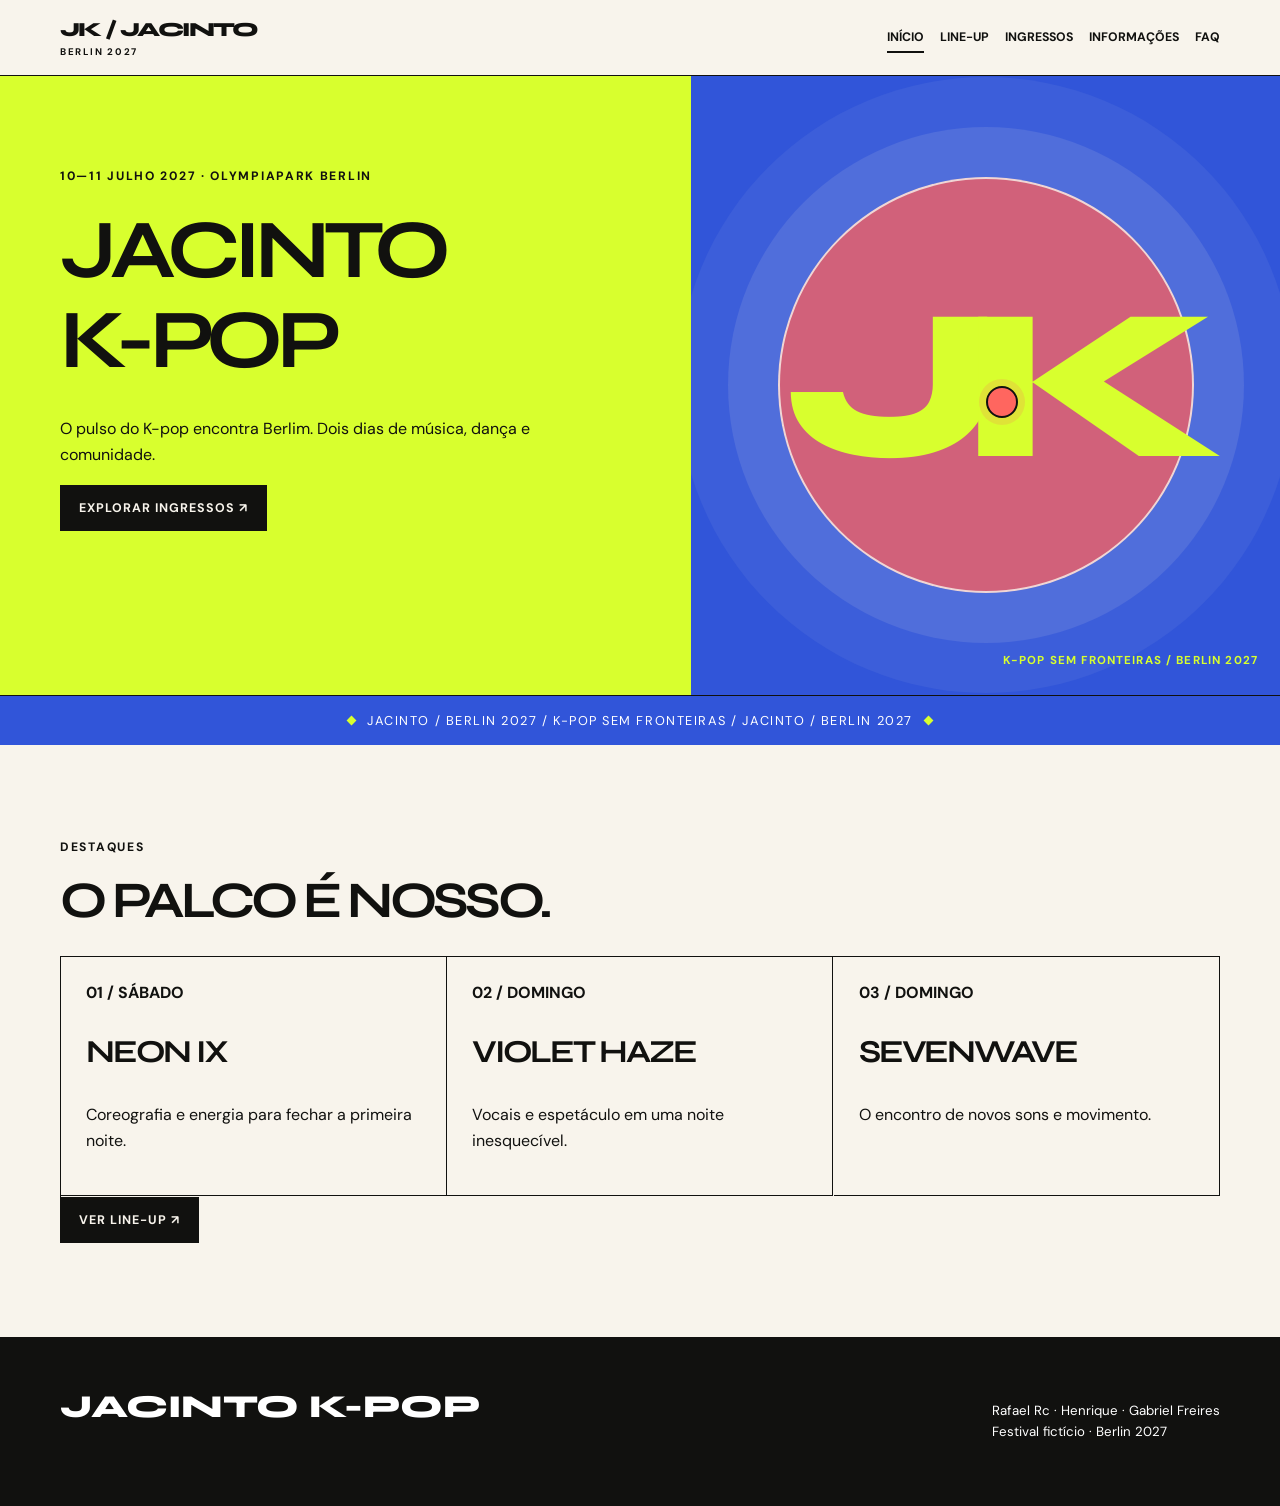
<file: index.html>
<!doctype html><html lang='pt-BR'><meta charset='utf-8'><meta name='viewport' content='width=device-width,initial-scale=1'><title>Jacinto K-Pop | Berlin 2027</title><link rel='icon' href='favicon.svg'><link rel='stylesheet' href='style.css'><header><a class='logo' href='index.html'>JK / JACINTO<small>BERLIN 2027</small></a><nav><a class='active' href='index.html'>Início</a><a href='lineup.html'>Line-up</a><a href='ingressos.html'>Ingressos</a><a href='informacoes.html'>Informações</a><a href='faq.html'>FAQ</a></nav></header><main><section class='hero'><div><p class='tag'>10—11 JULHO 2027 · OLYMPIAPARK BERLIN</p><h1>JACINTO<br>K-POP</h1><p>O pulso do K-pop encontra Berlim. Dois dias de música, dança e comunidade.</p><a class='btn' href='ingressos.html'>Explorar ingressos ↗</a></div><div class='hero-art' aria-label='Identidade gráfica do festival'>JK<span>K-POP SEM FRONTEIRAS / BERLIN 2027</span></div></section><div class='band'>JACINTO / BERLIN 2027 / K-POP SEM FRONTEIRAS / JACINTO / BERLIN 2027</div><section class='wrap space'><p class='tag'>DESTAQUES</p><h2>O PALCO É NOSSO.</h2><div class='features'><article><b>01 / SÁBADO</b><h3>NEON IX</h3><p>Coreografia e energia para fechar a primeira noite.</p></article><article><b>02 / DOMINGO</b><h3>VIOLET HAZE</h3><p>Vocais e espetáculo em uma noite inesquecível.</p></article><article><b>03 / DOMINGO</b><h3>SEVENWAVE</h3><p>O encontro de novos sons e movimento.</p></article></div><a class='btn' href='lineup.html'>Ver line-up ↗</a></section></main><footer><strong>JACINTO K-POP</strong><p>Rafael Rc · Henrique · Gabriel Freires<br>Festival fictício · Berlin 2027</p></footer><script src='script.js'></script></html>
</file>
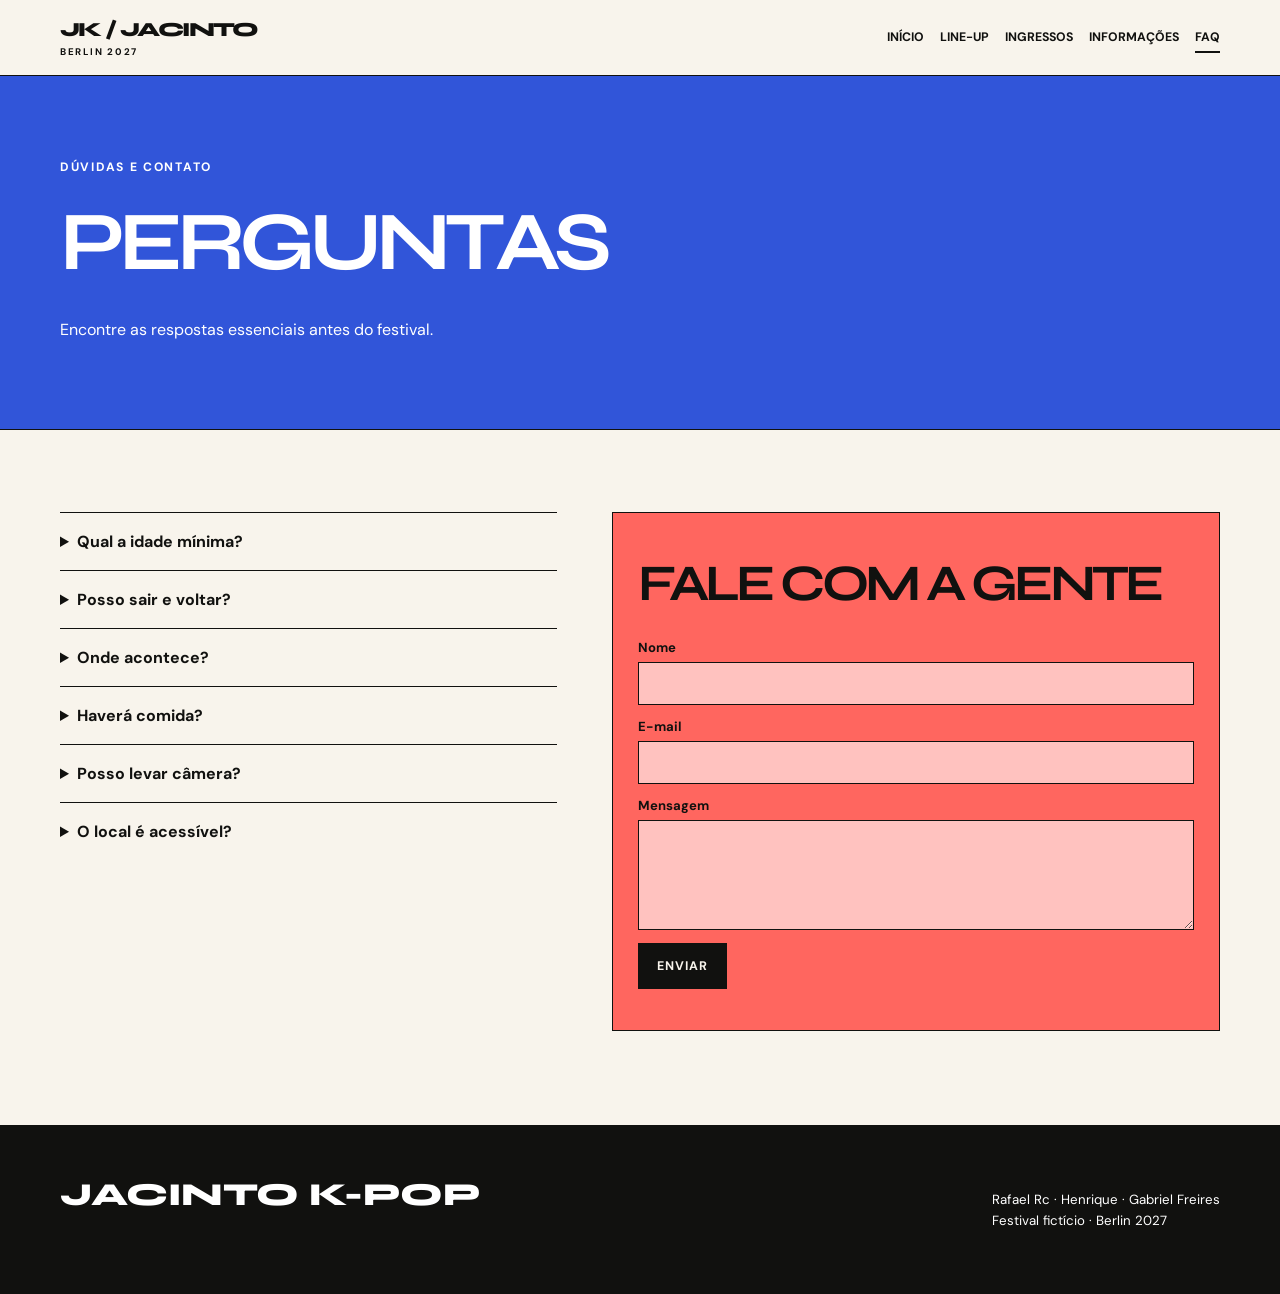
<file: faq.html>
<!doctype html><html lang='pt-BR'><meta charset='utf-8'><meta name='viewport' content='width=device-width,initial-scale=1'><title>FAQ | Jacinto K-Pop</title><link rel='icon' href='favicon.svg'><link rel='stylesheet' href='style.css'><header><a class='logo' href='index.html'>JK / JACINTO<small>BERLIN 2027</small></a><nav><a href='index.html'>Início</a><a href='lineup.html'>Line-up</a><a href='ingressos.html'>Ingressos</a><a href='informacoes.html'>Informações</a><a class='active' href='faq.html'>FAQ</a></nav></header><main><section class='banner blue'><p class='tag'>DÚVIDAS E CONTATO</p><h1>PERGUNTAS</h1><p>Encontre as respostas essenciais antes do festival.</p></section><section class='wrap space info'><div class='questions'><details><summary>Qual a idade mínima?</summary><p>Menores de 16 anos devem estar acompanhados por um responsável.</p></details><details><summary>Posso sair e voltar?</summary><p>Não há reentrada no mesmo dia.</p></details><details><summary>Onde acontece?</summary><p>Olympiapark Berlin, Olympischer Platz 3, 14053 Berlin.</p></details><details><summary>Haverá comida?</summary><p>Sim, com opções vegetarianas, veganas e internacionais.</p></details><details><summary>Posso levar câmera?</summary><p>Celulares e câmeras compactas são permitidos. Profissionais exigem credenciamento.</p></details><details><summary>O local é acessível?</summary><p>O espaço tem acessos sem degraus. Este site descreve um evento fictício.</p></details></div><form id='contact'><h2>FALE COM A GENTE</h2><label>Nome<input name='nome' required></label><label>E-mail<input name='email' type='email' required></label><label>Mensagem<textarea name='mensagem' required></textarea></label><button class='btn'>Enviar</button><p id='form-result' role='status'></p></form></section></main><footer><strong>JACINTO K-POP</strong><p>Rafael Rc · Henrique · Gabriel Freires<br>Festival fictício · Berlin 2027</p></footer><script src='script.js'></script></html>
</file>
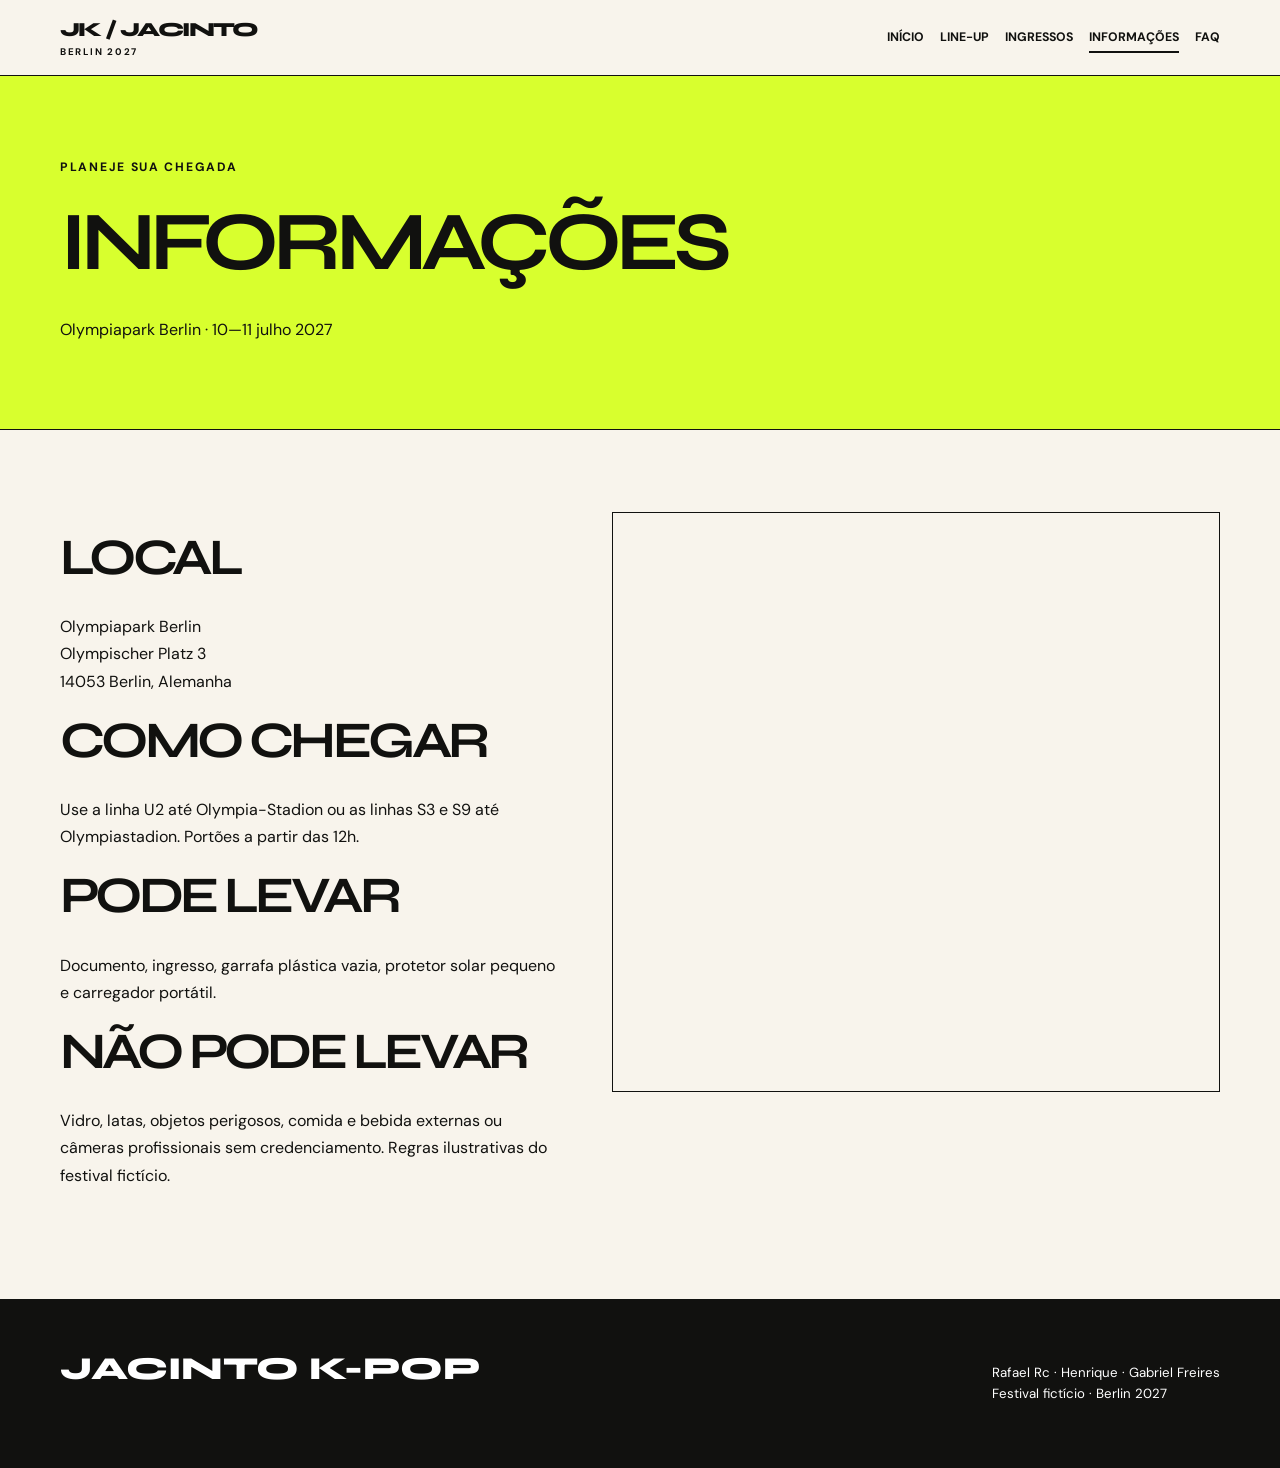
<file: informacoes.html>
<!doctype html><html lang='pt-BR'><meta charset='utf-8'><meta name='viewport' content='width=device-width,initial-scale=1'><title>Informações | Jacinto K-Pop</title><link rel='icon' href='favicon.svg'><link rel='stylesheet' href='style.css'><header><a class='logo' href='index.html'>JK / JACINTO<small>BERLIN 2027</small></a><nav><a href='index.html'>Início</a><a href='lineup.html'>Line-up</a><a href='ingressos.html'>Ingressos</a><a class='active' href='informacoes.html'>Informações</a><a href='faq.html'>FAQ</a></nav></header><main><section class='banner'><p class='tag'>PLANEJE SUA CHEGADA</p><h1>INFORMAÇÕES</h1><p>Olympiapark Berlin · 10—11 julho 2027</p></section><section class='wrap space info'><div><h2>LOCAL</h2><p>Olympiapark Berlin<br>Olympischer Platz 3<br>14053 Berlin, Alemanha</p><h2>COMO CHEGAR</h2><p>Use a linha U2 até Olympia-Stadion ou as linhas S3 e S9 até Olympiastadion. Portões a partir das 12h.</p><h2>PODE LEVAR</h2><p>Documento, ingresso, garrafa plástica vazia, protetor solar pequeno e carregador portátil.</p><h2>NÃO PODE LEVAR</h2><p>Vidro, latas, objetos perigosos, comida e bebida externas ou câmeras profissionais sem credenciamento. Regras ilustrativas do festival fictício.</p></div><iframe title='Mapa do Olympiapark Berlin' loading='lazy' src='https://www.openstreetmap.org/export/embed.html?bbox=13.235%2C52.512%2C13.255%2C52.522&amp;layer=mapnik&amp;marker=52.517%2C13.245'></iframe></section></main><footer><strong>JACINTO K-POP</strong><p>Rafael Rc · Henrique · Gabriel Freires<br>Festival fictício · Berlin 2027</p></footer><script src='script.js'></script></html>
</file>
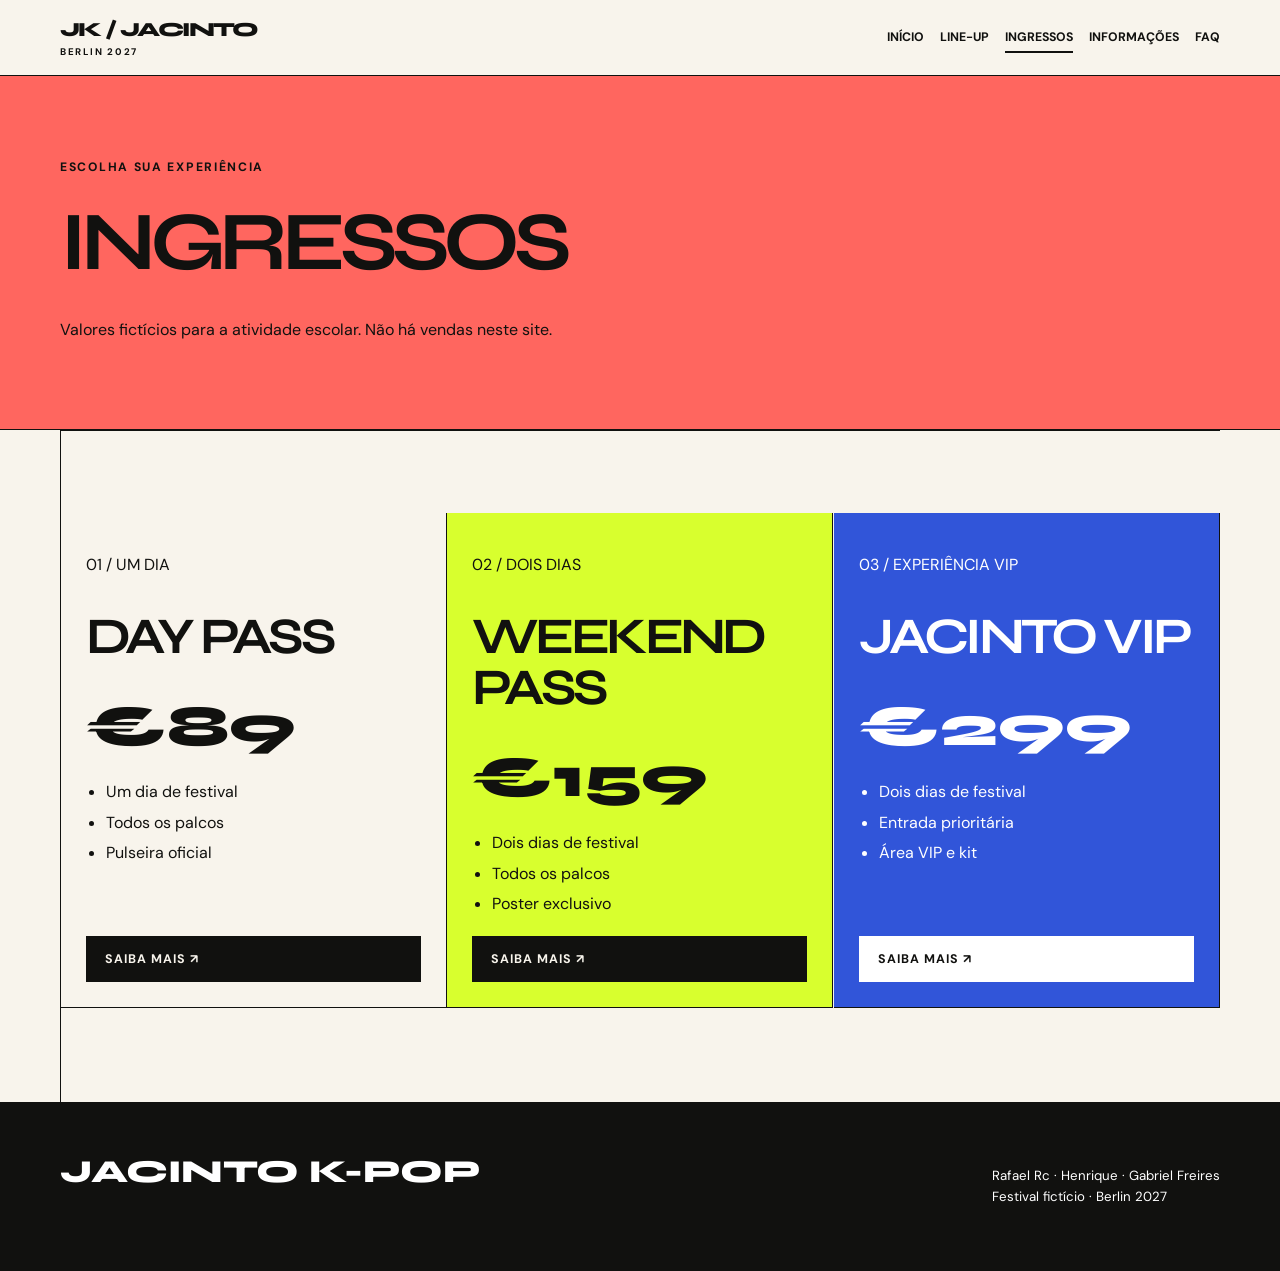
<file: ingressos.html>
<!doctype html><html lang='pt-BR'><meta charset='utf-8'><meta name='viewport' content='width=device-width,initial-scale=1'><title>Ingressos | Jacinto K-Pop</title><link rel='icon' href='favicon.svg'><link rel='stylesheet' href='style.css'><header><a class='logo' href='index.html'>JK / JACINTO<small>BERLIN 2027</small></a><nav><a href='index.html'>Início</a><a href='lineup.html'>Line-up</a><a class='active' href='ingressos.html'>Ingressos</a><a href='informacoes.html'>Informações</a><a href='faq.html'>FAQ</a></nav></header><main><section class='banner coral'><p class='tag'>ESCOLHA SUA EXPERIÊNCIA</p><h1>INGRESSOS</h1><p>Valores fictícios para a atividade escolar. Não há vendas neste site.</p></section><section class='wrap space ticket-grid'><article><p>01 / UM DIA</p><h2>DAY PASS</h2><strong>€89</strong><ul><li>Um dia de festival</li><li>Todos os palcos</li><li>Pulseira oficial</li></ul><a class='btn' href='faq.html'>Saiba mais ↗</a></article><article><p>02 / DOIS DIAS</p><h2>WEEKEND PASS</h2><strong>€159</strong><ul><li>Dois dias de festival</li><li>Todos os palcos</li><li>Poster exclusivo</li></ul><a class='btn' href='faq.html'>Saiba mais ↗</a></article><article><p>03 / EXPERIÊNCIA VIP</p><h2>JACINTO VIP</h2><strong>€299</strong><ul><li>Dois dias de festival</li><li>Entrada prioritária</li><li>Área VIP e kit</li></ul><a class='btn' href='faq.html'>Saiba mais ↗</a></article></section></main><footer><strong>JACINTO K-POP</strong><p>Rafael Rc · Henrique · Gabriel Freires<br>Festival fictício · Berlin 2027</p></footer><script src='script.js'></script></html>
</file>
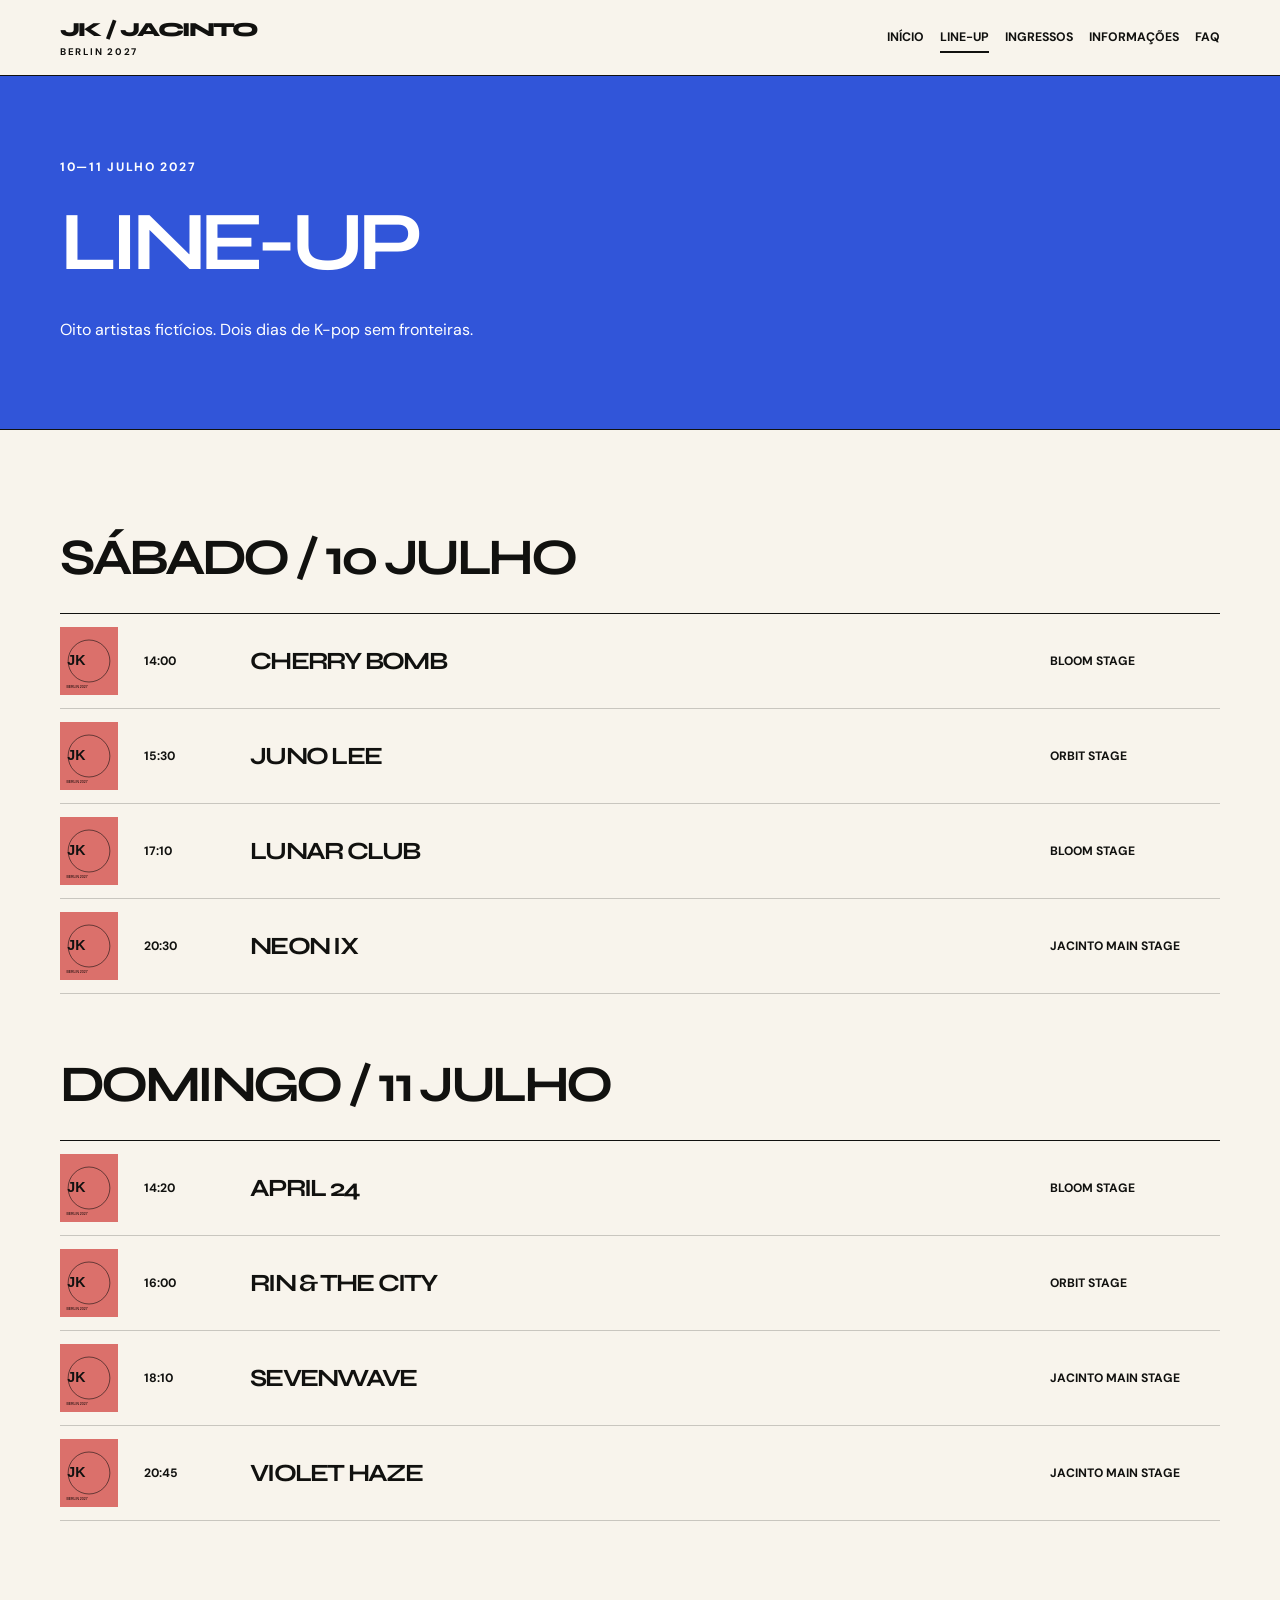
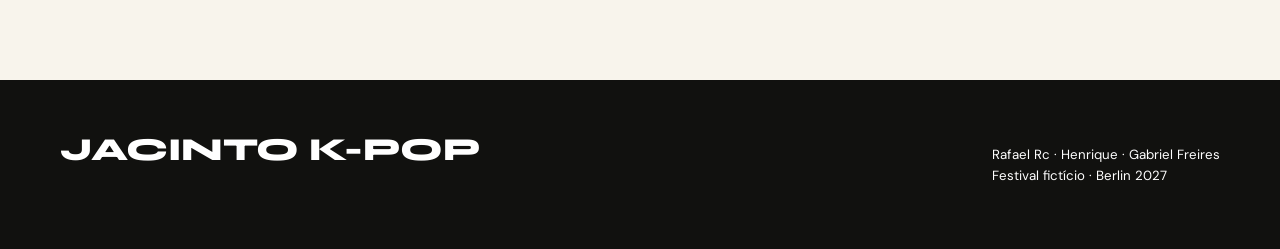
<file: lineup.html>
<!doctype html><html lang='pt-BR'><meta charset='utf-8'><meta name='viewport' content='width=device-width,initial-scale=1'><title>Line-up | Jacinto K-Pop</title><link rel='icon' href='favicon.svg'><link rel='stylesheet' href='style.css'><header><a class='logo' href='index.html'>JK / JACINTO<small>BERLIN 2027</small></a><nav><a href='index.html'>Início</a><a class='active' href='lineup.html'>Line-up</a><a href='ingressos.html'>Ingressos</a><a href='informacoes.html'>Informações</a><a href='faq.html'>FAQ</a></nav></header><main><section class='banner blue'><p class='tag'>10—11 JULHO 2027</p><h1>LINE-UP</h1><p>Oito artistas fictícios. Dois dias de K-pop sem fronteiras.</p></section><section class='wrap space'><h2>SÁBADO / 10 JULHO</h2><div class='schedule'><article><img src='img/artista.svg' alt='Cartaz de Cherry Bomb'><time>14:00</time><h3>CHERRY BOMB</h3><span>BLOOM STAGE</span></article><article><img src='img/artista.svg' alt='Cartaz de Juno Lee'><time>15:30</time><h3>JUNO LEE</h3><span>ORBIT STAGE</span></article><article><img src='img/artista.svg' alt='Cartaz de Lunar Club'><time>17:10</time><h3>LUNAR CLUB</h3><span>BLOOM STAGE</span></article><article><img src='img/artista.svg' alt='Cartaz de Neon IX'><time>20:30</time><h3>NEON IX</h3><span>JACINTO MAIN STAGE</span></article></div><h2>DOMINGO / 11 JULHO</h2><div class='schedule'><article><img src='img/artista.svg' alt='Cartaz de April 24'><time>14:20</time><h3>APRIL 24</h3><span>BLOOM STAGE</span></article><article><img src='img/artista.svg' alt='Cartaz de Rin &amp; The City'><time>16:00</time><h3>RIN &amp; THE CITY</h3><span>ORBIT STAGE</span></article><article><img src='img/artista.svg' alt='Cartaz de Sevenwave'><time>18:10</time><h3>SEVENWAVE</h3><span>JACINTO MAIN STAGE</span></article><article><img src='img/artista.svg' alt='Cartaz de Violet Haze'><time>20:45</time><h3>VIOLET HAZE</h3><span>JACINTO MAIN STAGE</span></article></div></section></main><footer><strong>JACINTO K-POP</strong><p>Rafael Rc · Henrique · Gabriel Freires<br>Festival fictício · Berlin 2027</p></footer><script src='script.js'></script></html>
</file>
<file: style.css>
@import url('https://fonts.googleapis.com/css2?family=DM+Sans:wght@400;500;700&family=Syne:wght@600;700;800&display=swap');:root{--ink:#11110f;--paper:#f8f4ec;--lime:#d8ff2e;--blue:#3155d9;--coral:#ff665f;--line:rgba(17,17,15,.2)}*{box-sizing:border-box}html{scroll-behavior:smooth}body{margin:0;overflow-x:hidden;background:var(--paper);color:var(--ink);font:16px 'DM Sans',sans-serif}a{color:inherit;text-decoration:none}header{position:sticky;top:0;z-index:20;display:flex;align-items:center;justify-content:space-between;gap:24px;padding:17px max(20px,calc((100vw - 1160px)/2));border-bottom:1px solid var(--ink);background:rgba(248,244,236,.96);backdrop-filter:blur(12px)}.logo{font:800 1.25rem Syne,sans-serif;letter-spacing:-.08em;white-space:nowrap}.logo small{display:block;margin-top:3px;font:700 .6rem 'DM Sans',sans-serif;letter-spacing:.18em}nav{display:flex;flex-wrap:wrap;gap:16px}nav a{padding:6px 0;border-bottom:2px solid transparent;font-size:.77rem;font-weight:700;text-transform:uppercase;transition:border-color .25s,color .25s}nav a:hover,nav .active{border-color:var(--ink)}.wrap{width:min(1160px,calc(100% - 40px));margin:auto}.space{padding-top:82px;padding-bottom:94px}.tag{font-size:.76rem;font-weight:700;letter-spacing:.14em;text-transform:uppercase}h1,h2,h3{font-family:Syne,sans-serif;letter-spacing:-.07em}h1{max-width:100%;margin:20px 0 30px;overflow:visible;font-size:clamp(3rem,6.5vw,6.6rem);line-height:1.08;letter-spacing:-.075em}h2{margin:20px 0 30px;font-size:clamp(2rem,4vw,4rem);line-height:1}h3{line-height:1.08}.hero{display:grid;grid-template-columns:minmax(0,1.08fr) minmax(0,.92fr);min-height:620px;border-bottom:1px solid var(--ink)}.hero>div:first-child{position:relative;z-index:1;padding:78px 7% 58px max(20px,calc((100vw - 1160px)/2));background:var(--lime);animation:rise .75s ease both}.hero p{max-width:480px;line-height:1.65}.hero-art{position:relative;isolation:isolate;display:flex;align-items:center;justify-content:center;min-height:450px;overflow:hidden;background:var(--blue);color:var(--lime);font:800 clamp(7rem,17vw,16rem) Syne,sans-serif;letter-spacing:-.18em}.hero-art::before{content:'';position:absolute;z-index:-1;width:min(68%,440px);aspect-ratio:1;border:2px solid rgba(248,244,236,.8);border-radius:50%;box-shadow:0 0 0 62px rgba(248,244,236,.1),0 0 0 124px rgba(248,244,236,.06);animation:breathe 6s ease-in-out infinite}.hero-art::after{content:'';position:absolute;top:50%;left:50%;z-index:2;width:24px;height:24px;border:2px solid var(--ink);border-radius:50%;background:var(--coral);animation:orbit 12s linear infinite}.hero-art span{position:absolute;right:22px;bottom:27px;z-index:3;max-width:80%;font:700 .72rem 'DM Sans',sans-serif;letter-spacing:.1em;text-align:right}.btn{display:inline-block;padding:14px 18px;border:1px solid var(--ink);background:var(--ink);color:var(--paper);font:700 .78rem 'DM Sans',sans-serif;letter-spacing:.08em;text-transform:uppercase;cursor:pointer;transition:transform .22s ease,background .22s ease,color .22s ease}.btn:hover{transform:translateY(-4px);background:transparent;color:var(--ink)}.band{padding:16px 20px;background:var(--blue);color:#fff;text-align:center;font-size:.8rem;letter-spacing:.12em}.features,.ticket-grid{display:grid;grid-template-columns:repeat(3,minmax(0,1fr));border-top:1px solid var(--ink);border-left:1px solid var(--ink)}.features article,.ticket-grid article{padding:25px;border-right:1px solid var(--ink);border-bottom:1px solid var(--ink);transition:transform .25s ease,background .25s ease,box-shadow .25s ease}.features article:hover,.ticket-grid article:hover{position:relative;z-index:1;transform:translateY(-6px);box-shadow:6px 6px 0 var(--ink)}.features article:hover{background:var(--lime)}.features h3{font-size:2rem}.features p{line-height:1.65}.banner{padding:70px max(20px,calc((100vw - 1160px)/2));border-bottom:1px solid var(--ink);background:var(--lime)}.banner.blue{background:var(--blue);color:#fff}.banner.coral{background:var(--coral)}.banner p{max-width:620px;line-height:1.6}.schedule{margin-bottom:65px;border-top:1px solid var(--ink)}.schedule article{display:grid;grid-template-columns:68px 90px minmax(0,1fr) 170px;align-items:center;gap:16px;padding:13px 0;border-bottom:1px solid var(--line);transition:padding .2s ease,background .2s ease}.schedule article:hover{padding-left:12px;background:#ebe6dc}.schedule img{width:58px;height:68px;object-fit:cover}.schedule h3{margin:0;font-size:1.55rem}.schedule span,.schedule time{font-size:.76rem;font-weight:700;text-transform:uppercase}.ticket-grid article{display:flex;flex-direction:column;min-height:390px}.ticket-grid article:nth-child(2){background:var(--lime)}.ticket-grid article:nth-child(3){background:var(--blue);color:#fff}.ticket-grid strong{font:800 3.6rem Syne,sans-serif}.ticket-grid ul{flex:1;padding-left:20px;line-height:1.9}.ticket-grid article:nth-child(3) .btn{background:#fff;color:var(--ink);border-color:#fff}.info{display:grid;grid-template-columns:minmax(0,.9fr) minmax(0,1.1fr);gap:55px}.info p{line-height:1.7}.info iframe{width:100%;height:580px;border:1px solid var(--ink)}.questions details{padding:18px 0;border-top:1px solid var(--ink)}.questions summary{cursor:pointer;font-weight:700}.questions p{color:#555}form{height:max-content;padding:25px;border:1px solid var(--ink);background:var(--coral)}form label{display:block;margin:13px 0;font-size:.82rem;font-weight:700}input,textarea{display:block;width:100%;margin-top:6px;padding:12px;border:1px solid var(--ink);border-radius:0;background:#fff9;font:inherit}textarea{min-height:110px}footer{display:flex;justify-content:space-between;gap:20px;padding:50px max(20px,calc((100vw - 1160px)/2));background:var(--ink);color:#fff}footer strong{font:800 2rem Syne,sans-serif}footer p{font-size:.83rem;line-height:1.6}:focus-visible{outline:3px solid var(--coral);outline-offset:3px}@keyframes rise{from{opacity:0;transform:translateY(15px)}to{opacity:1;transform:translateY(0)}}@keyframes breathe{50%{transform:scale(.89);opacity:.45}}@keyframes orbit{from{transform:translate(-50%,-50%) rotate(0) translateX(145px)}to{transform:translate(-50%,-50%) rotate(360deg) translateX(145px)}}@media(max-width:800px){header{align-items:flex-start;flex-direction:column;gap:12px}nav{gap:10px}.hero,.info,.features,.ticket-grid{grid-template-columns:1fr}.hero>div:first-child{padding:52px 20px}.hero h1{font-size:clamp(2.6rem,11vw,4rem);line-height:1.1;letter-spacing:-.08em}.hero-art{min-height:320px;font-size:9rem}.hero-art::before{width:235px;box-shadow:0 0 0 34px rgba(248,244,236,.1),0 0 0 70px rgba(248,244,236,.06)}.schedule article{grid-template-columns:60px minmax(0,1fr) minmax(0,1fr);gap:10px}.schedule img{grid-row:span 2}.schedule h3,.schedule span{grid-column:2/4}.info iframe{height:360px}footer{flex-direction:column}}@media(max-width:380px){.hero h1{font-size:2.45rem}.band{font-size:.69rem}}@media(prefers-reduced-motion:reduce){*,*::before,*::after{animation:none!important;transition:none!important;scroll-behavior:auto!important}}
</file>
